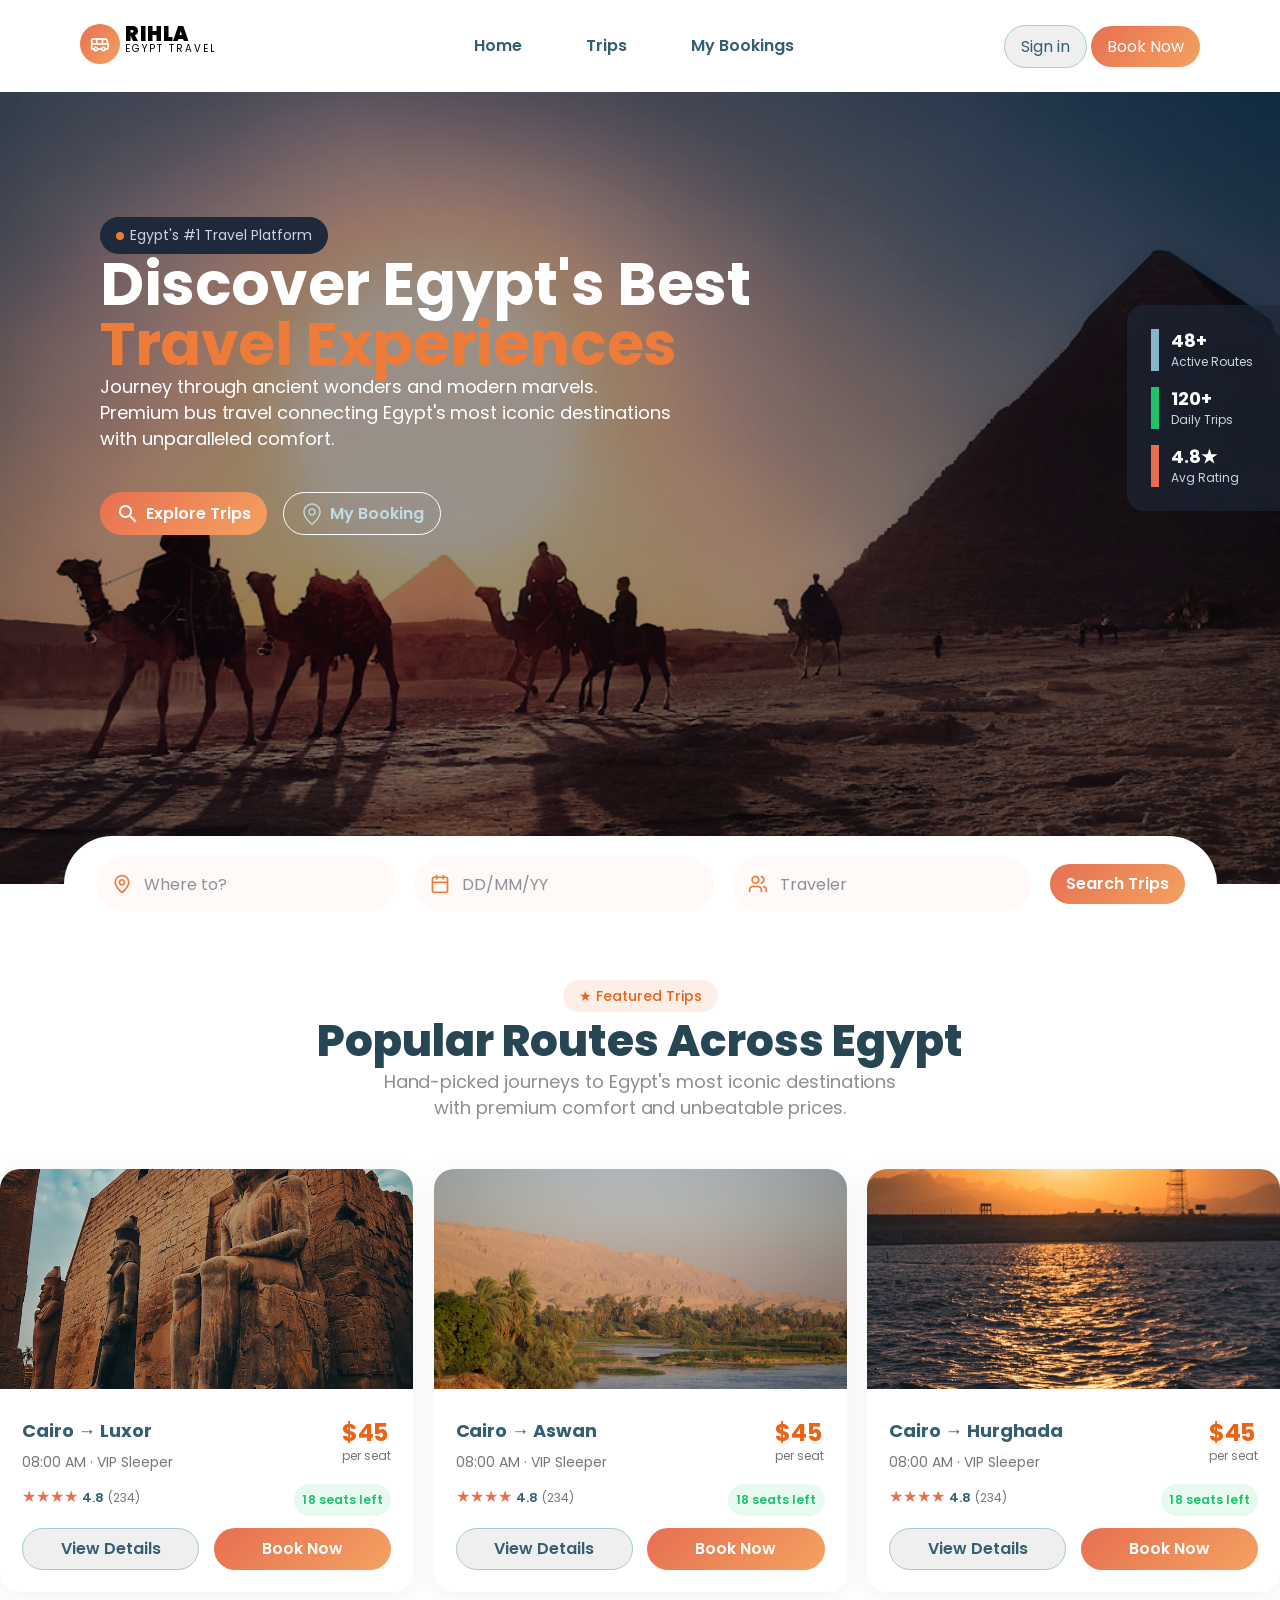
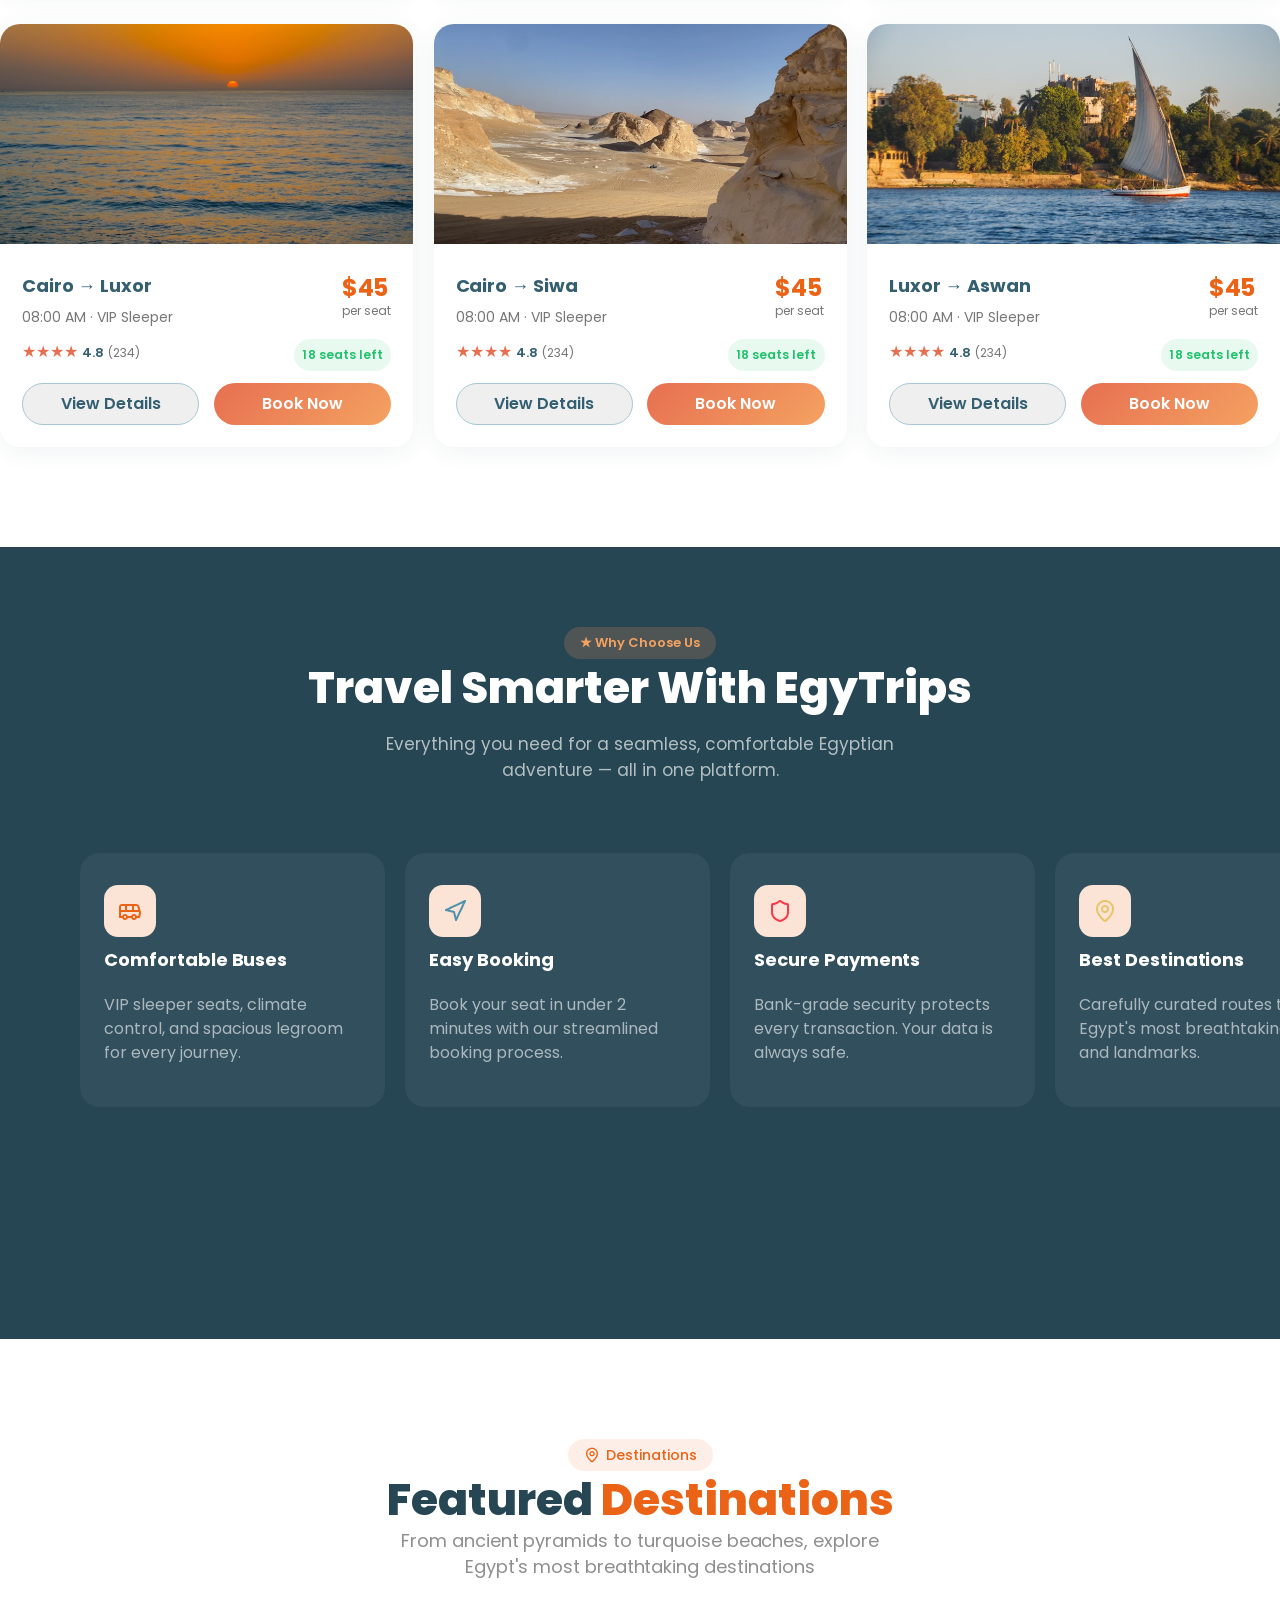
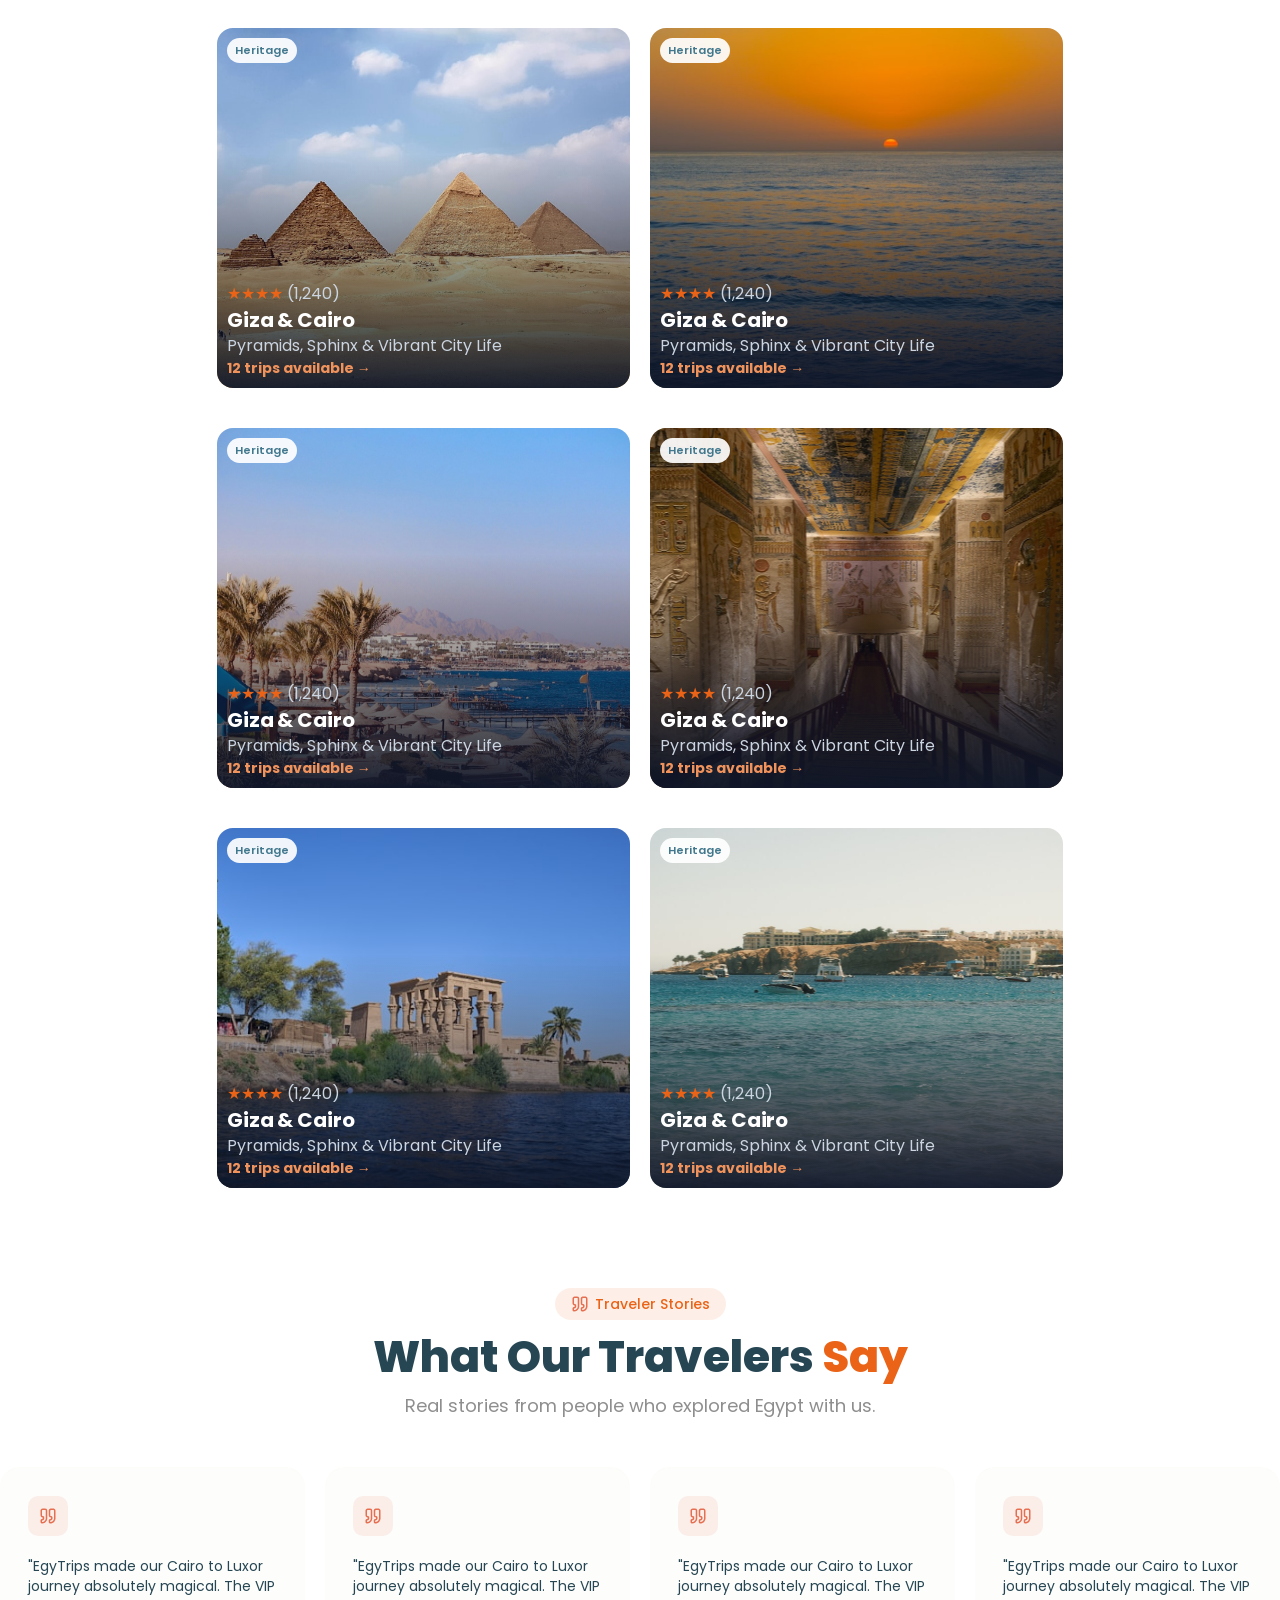
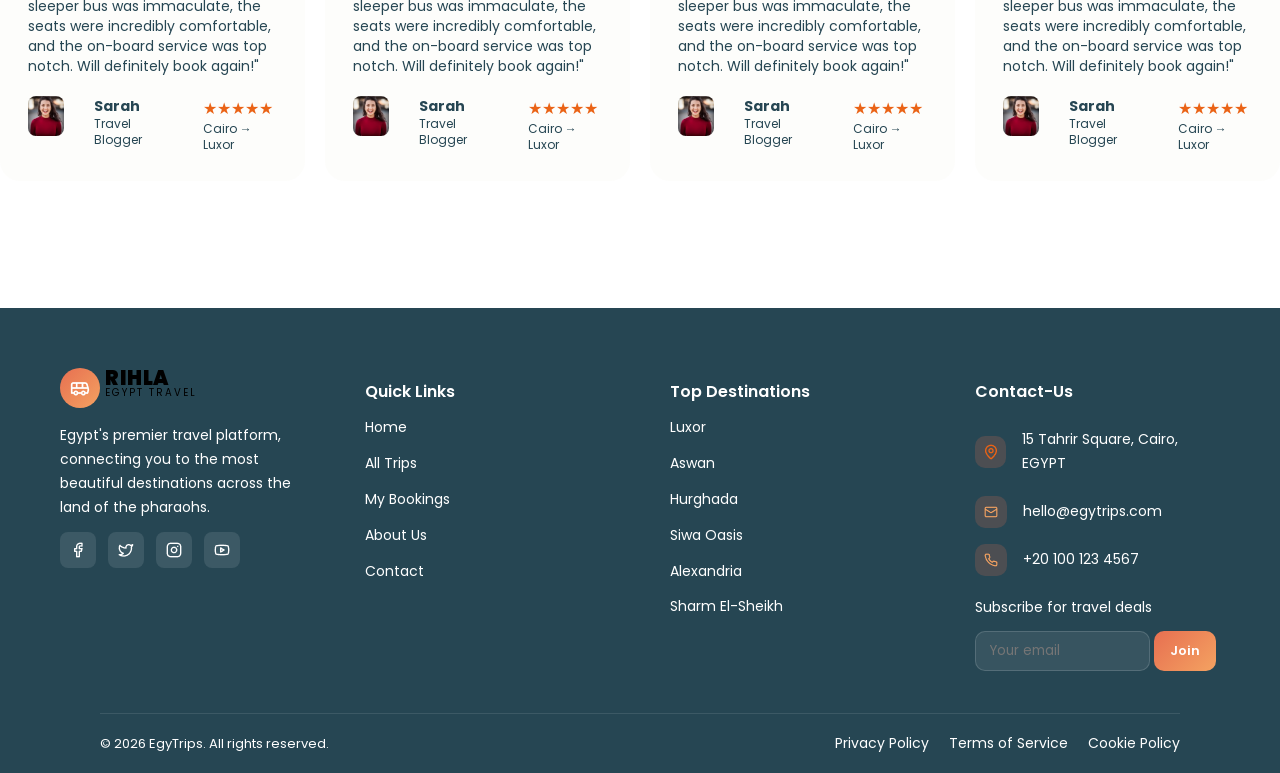
<file: index.html>
<!DOCTYPE html>
<html lang="en">

<head>
    <meta charset="UTF-8">
    <meta name="viewport" content="width=device-width, initial-scale=1.0">
    <title>semi-final</title>
    <link rel="stylesheet" href="style.css">
    <link rel="stylesheet" href="responsive.css">
    <link rel="preconnect" href="https://fonts.googleapis.com">
    <link rel="preconnect" href="https://fonts.gstatic.com" crossorigin>
    <link href="https://fonts.googleapis.com/css2?family=Poppins:ital,wght@0,100;0,200;0,300;0,400;0,500;0,600;0,700;0,800;0,900;1,100;1,200;1,300;1,400;1,500;1,600;1,700;1,800;1,900&display=swap" rel="stylesheet">
</head>

<body>

    <header class="header">

    <div class="logo">
        <div class="logo-icon orange"><img src="./photos/logo-Icon.png" alt="icon"></div>
        <div class="logo-content">
            <div class="upper">RIH<span>LA</span></div>
            <div class="lower">EGYPT TRAVEL</div>
        </div>
    </div>

    <nav>
        <ul>
            <li>Home</li>
            <li>Trips</li>
            <li>My Bookings</li>
        </ul>
    </nav>

    <div class="header-btns">
        <button class="sign">Sign in</button>
        <button class="orange">Book Now</button>
    </div>

    </header>

    <section>
        <div class="layer"></div>
        <div class="hero-img">
            <div class="hero-container">
                <div class="hero-content">

                    <div class="number1">
                        <div class="dot"></div>
                        <p>Egypt's #1 Travel Platform</p>
                    </div>

                    <div class="h2-div">
                        <h2 class="first-h2">Discover Egypt's Best </h2>
                        <h2 class="second-h2">Travel Experiences</h2>
                    </div>

                    <p class="hero-p">Journey through ancient wonders and modern marvels.<br>Premium bus travel connecting Egypt's most iconic destinations<br>with unparalleled comfort.</p>

                    <div class="hero-btns">
                        <button class="orange first"><img src="./photos/searsh.png">Explore Trips</button>
                        <button class="second"><img src="./photos/mybooking.png" alt="icon">My Booking</button>
                    </div>

                </div>
                
                <div class="aside">
                    <div class="foot-prints">

                        <div class="first">
                            <p class="foot-num">48+</p>
                            <p class="foot-p">Active Routes</p>
                        </div>

                        <div class="second">
                            <p class="foot-num">120+</p>
                            <p class="foot-p">Daily Trips</p>
                        </div>

                        <div class="third">
                            <p class="foot-num">4.8★</p>
                            <p class="foot-p">Avg Rating</p>
                        </div>

                    </div>
                </div>

            </div>
        </div>

    </section>

        <div class="middle-searsh">
                <div class="hero-search">
                <div class="filter"><img src="./photos/location.png" alt="icon">Where to?</div>
                <div class="filter"><img src="./photos/date.png" alt="icon">DD/MM/YY</div>
                <div class="filter"><img src="./photos/traveler.png" alt="icon">Traveler</div>
                <button class="searsh-btn orange"> Search Trips</button>
            </div>
        </div>


    <section class="routes-section">

        <div class="routes-content">
            <p class="featured">★ Featured Trips</p>
            <h2>Popular Routes Across Egypt</h2>
            <p class="journey">Hand-picked journeys to Egypt's most iconic destinations<br> with premium comfort and unbeatable prices.</p>
        </div>

        <div class="routes-container">

            <div class="routes-card">
                <figure><img src="./photos/luxor.jpg" alt="photo"></figure>
                <figcaption>

                    <div class="card-info">
                        <div class="card-name">
                            <p class="first">Cairo → Luxor</p>
                            <p class="second">08:00 AM · VIP Sleeper</p>
                        </div>
                        <div class="card-price">
                            <p class="first">$45</p>
                            <p class="second">per seat</p>
                        </div>
                    </div>

                    <div class="card-rate">
                        <div class="stars">
                            <span1>★★★★</span1>
                            <span2>4.8</span2>
                            <span3>(234)</span3>
                            </div>
                        <div class="seats">18 seats left</div>
                    </div>

                    <div class="card-buttons">
                        <button class="card-detail">View Details</button>
                        <button class="orange card-book">Book Now</button>
                    </div>

                </figcaption>
            </div>
            
            <div class="routes-card">
                <figure><img src="./photos/aswan.jpg" alt="photo"></figure>
                <figcaption>

                    <div class="card-info">
                        <div class="card-name">
                            <p class="first">Cairo → Aswan</p>
                            <p class="second">08:00 AM · VIP Sleeper</p>
                        </div>
                        <div class="card-price">
                            <p class="first">$45</p>
                            <p class="second">per seat</p>
                        </div>
                    </div>

                    <div class="card-rate">
                        <div class="stars">
                            <span1>★★★★</span1>
                            <span2>4.8</span2>
                            <span3>(234)</span3>
                            </div>
                        <div class="seats">18 seats left</div>
                    </div>

                    <div class="card-buttons">
                        <button class="card-detail">View Details</button>
                        <button class="orange card-book">Book Now</button>
                    </div>

                </figcaption>
            </div>

            <div class="routes-card">
                <figure><img src="./photos/hurghada.jpg" alt="photo"></figure>
                <figcaption>

                    <div class="card-info">
                        <div class="card-name">
                            <p class="first">Cairo → Hurghada</p>
                            <p class="second">08:00 AM · VIP Sleeper</p>
                        </div>
                        <div class="card-price">
                            <p class="first">$45</p>
                            <p class="second">per seat</p>
                        </div>
                    </div>

                    <div class="card-rate">
                        <div class="stars">
                            <span1>★★★★</span1>
                            <span2>4.8</span2>
                            <span3>(234)</span3>
                            </div>
                        <div class="seats">18 seats left</div>
                    </div>

                    <div class="card-buttons">
                        <button class="card-detail">View Details</button>
                        <button class="orange card-book">Book Now</button>
                    </div>

                </figcaption>
            </div>

            <div class="routes-card">
                <figure><img src="./photos/luxor2.jpg" alt="photo"></figure>
                <figcaption>

                    <div class="card-info">
                        <div class="card-name">
                            <p class="first">Cairo → Luxor</p>
                            <p class="second">08:00 AM · VIP Sleeper</p>
                        </div>
                        <div class="card-price">
                            <p class="first">$45</p>
                            <p class="second">per seat</p>
                        </div>
                    </div>

                    <div class="card-rate">
                        <div class="stars">
                            <span1>★★★★</span1>
                            <span2>4.8</span2>
                            <span3>(234)</span3>
                            </div>
                        <div class="seats">18 seats left</div>
                    </div>

                    <div class="card-buttons">
                        <button class="card-detail">View Details</button>
                        <button class="orange card-book">Book Now</button>
                    </div>

                </figcaption>
            </div>

            <div class="routes-card">
                <figure><img src="./photos/siwa.jpg" alt="photo"></figure>
                <figcaption>

                    <div class="card-info">
                        <div class="card-name">
                            <p class="first">Cairo → Siwa</p>
                            <p class="second">08:00 AM · VIP Sleeper</p>
                        </div>
                        <div class="card-price">
                            <p class="first">$45</p>
                            <p class="second">per seat</p>
                        </div>
                    </div>

                    <div class="card-rate">
                        <div class="stars">
                            <span1>★★★★</span1>
                            <span2>4.8</span2>
                            <span3>(234)</span3>
                            </div>
                        <div class="seats">18 seats left</div>
                    </div>

                    <div class="card-buttons">
                        <button class="card-detail">View Details</button>
                        <button class="orange card-book">Book Now</button>
                    </div>

                </figcaption>
            </div>

            <div class="routes-card">
                <figure><img src="./photos/luxor-aswan.jpg" alt="photo"></figure>
                <figcaption>

                    <div class="card-info">
                        <div class="card-name">
                            <p class="first">Luxor → Aswan</p>
                            <p class="second">08:00 AM · VIP Sleeper</p>
                        </div>
                        <div class="card-price">
                            <p class="first">$45</p>
                            <p class="second">per seat</p>
                        </div>
                    </div>

                    <div class="card-rate">
                        <div class="stars">
                            <span1>★★★★</span1>
                            <span2>4.8</span2>
                            <span3>(234)</span3>
                            </div>
                        <div class="seats">18 seats left</div>
                    </div>

                    <div class="card-buttons">
                        <button class="card-detail">View Details</button>
                        <button class="orange card-book">Book Now</button>
                    </div>

                </figcaption>
            </div>

        </div>

    </section>

    <section class="pros-section">
        <div class="pros-layer"></div>
        <div class="pros-content">
            <div class="why-choose-us">
                <p class="why">★  Why Choose Us</p>
                <h2 class="whyy">Travel Smarter With EgyTrips</h2>
                <p class="whyyy">Everything you need for a seamless, comfortable Egyptian<br> adventure — all in one platform.</p>
                <div class="pros-container">
                    <div class="pros-card">
                        <div class="pros-card-icon"><img src="./photos/cfbu.png" alt="photo"></div>
                        <div class="pros-card-name">Comfortable Buses</div>
                        <div class="pros-card-p">VIP sleeper seats, climate control, and spacious legroom for every journey.</div>
                    </div>
                    <div class="pros-card">
                        <div class="pros-card-icon"><img src="./photos/ezbook.png" alt="photo"></div>
                        <div class="pros-card-name">Easy Booking</div>
                        <div class="pros-card-p">Book your seat in under 2 minutes with our streamlined booking process.</div>
                    </div>
                    <div class="pros-card">
                        <div class="pros-card-icon"><img src="./photos/secure.png" alt="photo"></div>
                        <div class="pros-card-name">Secure Payments</div>
                        <div class="pros-card-p">Bank-grade security protects every transaction. Your data is always safe.</div>
                    </div>
                    <div class="pros-card">
                        <div class="pros-card-icon"><img src="./photos/destination.png" alt="photo"></div>
                        <div class="pros-card-name">Best Destinations</div>
                        <div class="pros-card-p">Carefully curated routes to Egypt's most breathtaking cities and landmarks.</div>
                    </div>
                </div>
            </div>
        </div>
    </section>

    <section class="destinations-section">
        <div class="destinations-content">
            <p class="des-p"><img src="./photos/location2.png" alt="icon">Destinations</p>
            <h2 class="des-h2">Featured <span>Destinations</span> </h2>
            <p class="des-p2">From ancient pyramids to turquoise beaches, explore<br> Egypt's most breathtaking destinations</p>
        </div>

        <div class="des-container">

            <div class="des-card des1">
                <div class="des-card-layer"></div>
                <div class="heritage"><p>Heritage</p></div>
                <div class="des-card-info">
                    <div class="des-card-rate"><span>★★★★</span>  (1,240)</div>
                    <div class="des-card-name">Giza & Cairo</div>
                    <div class="des-card-p">Pyramids, Sphinx & Vibrant City Life</div>
                    <div class="des-card-p2">12 trips available →</div>
                </div>
            </div>
            

            <div class="des-card des2">
                <div class="des-card-layer"></div>
                <div class="heritage"><p>Heritage</p></div>
                <div class="des-card-info">
                    <div class="des-card-rate"><span>★★★★</span>  (1,240)</div>
                    <div class="des-card-name">Giza & Cairo</div>
                    <div class="des-card-p">Pyramids, Sphinx & Vibrant City Life</div>
                    <div class="des-card-p2">12 trips available →</div>
                </div>
            </div>

            <div class="des-card des3">
                <div class="des-card-layer"></div>
                <div class="heritage"><p>Heritage</p></div>
                <div class="des-card-info">
                    <div class="des-card-rate"><span>★★★★</span>  (1,240)</div>
                    <div class="des-card-name">Giza & Cairo</div>
                    <div class="des-card-p">Pyramids, Sphinx & Vibrant City Life</div>
                    <div class="des-card-p2">12 trips available →</div>
                </div>
            </div>

            <div class="des-card des4">
                <div class="des-card-layer"></div>
                <div class="heritage"><p>Heritage</p></div>
                <div class="des-card-info">
                    <div class="des-card-rate"><span>★★★★</span>  (1,240)</div>
                    <div class="des-card-name">Giza & Cairo</div>
                    <div class="des-card-p">Pyramids, Sphinx & Vibrant City Life</div>
                    <div class="des-card-p2">12 trips available →</div>
                </div>
            </div>

            <div class="des-card des5">
                <div class="des-card-layer"></div>
                <div class="heritage"><p>Heritage</p></div>
                <div class="des-card-info">
                    <div class="des-card-rate"><span>★★★★</span>  (1,240)</div>
                    <div class="des-card-name">Giza & Cairo</div>
                    <div class="des-card-p">Pyramids, Sphinx & Vibrant City Life</div>
                    <div class="des-card-p2">12 trips available →</div>
                </div>
            </div>

            <div class="des-card des6">
                <div class="des-card-layer"></div>
                <div class="heritage"><p>Heritage</p></div>
                <div class="des-card-info">
                    <div class="des-card-rate"><span>★★★★</span>  (1,240)</div>
                    <div class="des-card-name">Giza & Cairo</div>
                    <div class="des-card-p">Pyramids, Sphinx & Vibrant City Life</div>
                    <div class="des-card-p2">12 trips available →</div>
                </div>
            </div>

        </div>
    </section>

    <section class="feedback-section">

        <div class="feedback-content">
            <p class="feedback-p"><img src="./photos/quote.png">Traveler Stories</p>
            <h2>What Our Travelers <span>Say</span></h2>
            <p class="feedback-p2">Real stories from people who explored Egypt with us.</p>
        </div>

        <div class="feedback-container">

            <div class="feedback-card">
                <div class="card-icon"><img src="./photos/quote.png" alt="icon"></div>
                <div class="card-p">"EgyTrips made our Cairo to Luxor journey absolutely magical. The VIP sleeper bus was immaculate, the seats were incredibly comfortable, and the on-board service was top notch. Will definitely book again!"</div>
                <div class="card-person">
                    <div class="person-photo"><img src="./photos/sarah.png"></div>
                    <div class="person-name">
                        <p>Sarah</p>
                        <p class="p2">Travel Blogger</p>
                    </div>
                    <div class="person-rate">
                        <p>★★★★★</p>
                        <p class="p2">Cairo → Luxor</p>
                    </div>
                </div>
            </div>
            
            <div class="feedback-card">
                <div class="card-icon"><img src="./photos/quote.png" alt="icon"></div>
                <div class="card-p">"EgyTrips made our Cairo to Luxor journey absolutely magical. The VIP sleeper bus was immaculate, the seats were incredibly comfortable, and the on-board service was top notch. Will definitely book again!"</div>
                <div class="card-person">
                    <div class="person-photo"><img src="./photos/sarah.png"></div>
                    <div class="person-name">
                        <p>Sarah</p>
                        <p class="p2">Travel Blogger</p>
                    </div>
                    <div class="person-rate">
                        <p>★★★★★</p>
                        <p class="p2">Cairo → Luxor</p>
                    </div>
                </div>
            </div>

            <div class="feedback-card">
                <div class="card-icon"><img src="./photos/quote.png" alt="icon"></div>
                <div class="card-p">"EgyTrips made our Cairo to Luxor journey absolutely magical. The VIP sleeper bus was immaculate, the seats were incredibly comfortable, and the on-board service was top notch. Will definitely book again!"</div>
                <div class="card-person">
                    <div class="person-photo"><img src="./photos/sarah.png"></div>
                    <div class="person-name">
                        <p>Sarah</p>
                        <p class="p2">Travel Blogger</p>
                    </div>
                    <div class="person-rate">
                        <p>★★★★★</p>
                        <p class="p2">Cairo → Luxor</p>
                    </div>
                </div>
            </div>

            <div class="feedback-card">
                <div class="card-icon"><img src="./photos/quote.png" alt="icon"></div>
                <div class="card-p">"EgyTrips made our Cairo to Luxor journey absolutely magical. The VIP sleeper bus was immaculate, the seats were incredibly comfortable, and the on-board service was top notch. Will definitely book again!"</div>
                <div class="card-person">
                    <div class="person-photo"><img src="./photos/sarah.png"></div>
                    <div class="person-name">
                        <p>Sarah</p>
                        <p class="p2">Travel Blogger</p>
                    </div>
                    <div class="person-rate">
                        <p>★★★★★</p>
                        <p class="p2">Cairo → Luxor</p>
                    </div>
                </div>
            </div>

        </div>

    </section>

    <footer>
        <div class="footer-container">

            <div class="card">
                <div>
                    <div class="logo">
                        <div class="logo-icon orange"><img src="./photos/logo-Icon.png" alt="icon"></div>
                        <div class="logo-content">
                            <div class="upper">RIH<span>LA</span></div>
                            <div class="lower">EGYPT TRAVEL</div>
                        </div>
                    </div>
                </div>
                <p>Egypt's premier travel platform, connecting you to the most beautiful destinations across the land of the pharaohs.</p>
                <div class="social">
                    <div class="social-icon">
                        <img src="./photos/facebook.png" alt="icon">
                    </div>
                    <div class="social-icon">
                        <img src="./photos/twitter.png" alt="icon">
                    </div>
                    <div class="social-icon"><img src="./photos/insta.png" alt="icon"></div>
                    <div class="social-icon"><img src="./photos/youtube.png" alt="icon"></div>
                </div>
            
            </div>

            <div class="card">
                <p class="topic">Quick Links</p>
                <p>Home</p>
                <p>All Trips</p>
                <p>My Bookings</p>
                <p>About Us</p>
                <p>Contact</p>
            </div>

            <div class="card">
                <p class="topic">Top Destinations</p>
                <p>Luxor</p>
                <p>Aswan</p>
                <p>Hurghada</p>
                <p>Siwa Oasis</p>
                <p>Alexandria</p>
                <p>Sharm El-Sheikh</p>
            </div>

            <div class="card">
                <p class="topic">Contact-Us</p>
                <div class="card-sentence">
                    <div class="card-icon"><img src="./photos/location2.png" alt="icon"></div>
                    <p>15 Tahrir Square, Cairo, EGYPT</p>
                </div>
                <div class="card-sentence">
                    <div class="card-icon"><img src="./photos/email.png" alt="icon"></div>
                    <p>hello@egytrips.com</p>
                </div>
                <div class="card-sentence">
                    <div class="card-icon"><img src="./photos/phone.png"></div>
                    <p>+20 100 123 4567</p>
                </div>
                <p>Subscribe for travel deals</p>
                <input type="text" placeholder="Your email">
                <button class="orange">Join</button>
            </div>

        </div>

        <div class="end">

            <div class="end-left">© 2026 EgyTrips. All rights reserved.</div>

            <div class="end-right">
                <p>Privacy Policy</p>
                <p>Terms of Service</p>
                <p>Cookie Policy</p>
            </div>
        </div>
    </footer>
    
</body>

</html>
</file>
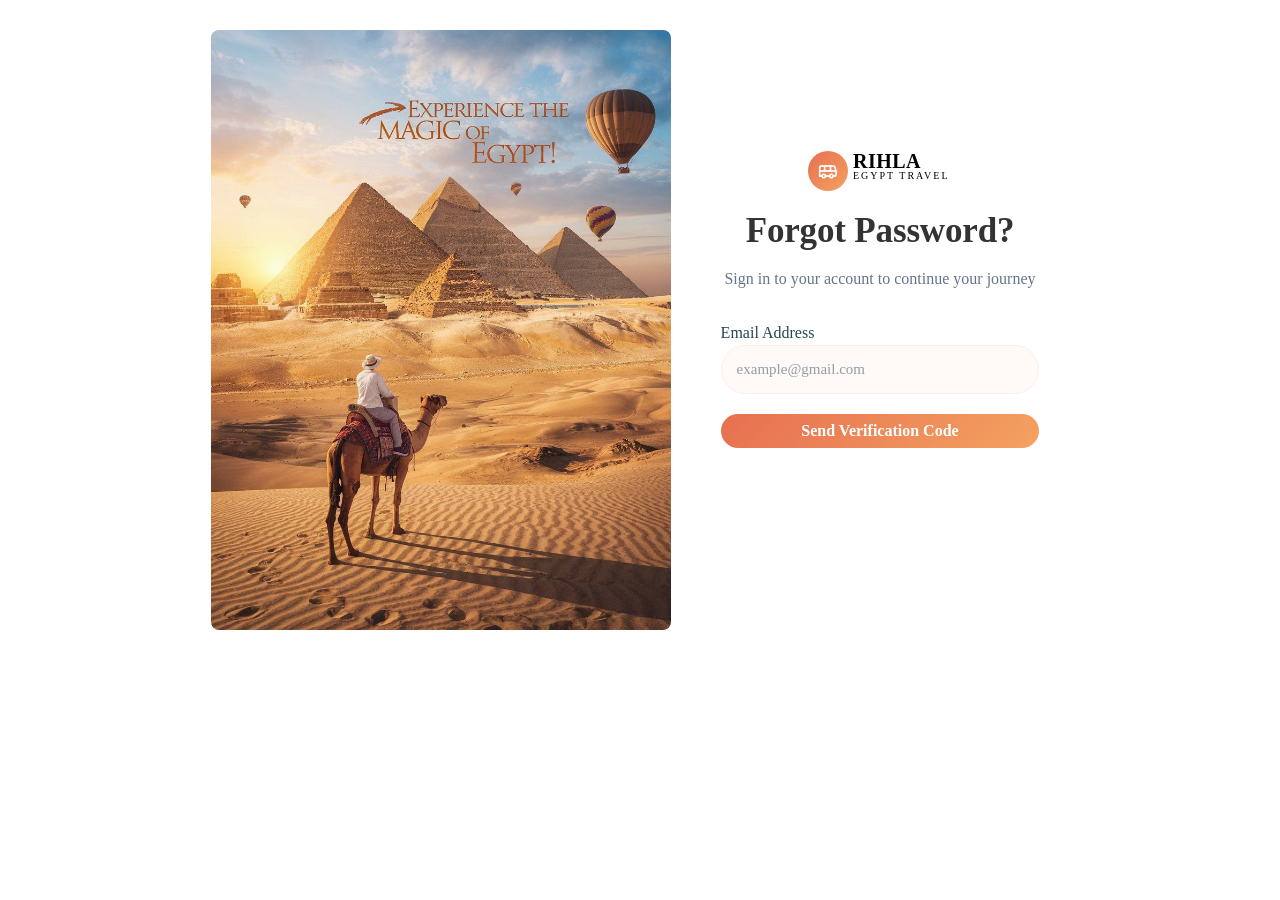
<file: forgotpassword.html>
<!DOCTYPE html>
<html lang="en">
<head>
    <meta charset="UTF-8">
    <meta name="viewport" content="width=device-width, initial-scale=1.0">
    <title>forgot password</title>
    <link rel="stylesheet" href="auth.css">
</head>
<body>

    <div class="container">

        <div class="image"><img src="./photos/magic.png"></div>

        <div class="content">

            <div class="topic">

                <div class="logo">
                    <div class="logo-icon orange"><img src="./photos/logo-Icon.png" alt="icon"></div>
                    <div class="logo-content">
                        <div class="upper">RIH<span>LA</span></div>
                        <div class="lower">EGYPT TRAVEL</div>
                    </div>
                </div>

                <h2>Forgot Password?</h2>
                <p>Sign in to your account to continue your journey</p>

            </div>  

            <div class="login">

                <div class="input-group">
                    <label for="email">Email Address</label>
                    <input type="email" id="email" placeholder="example@gmail.com">
                </div>

                <button class="login-btn">Send Verification Code</button>

            </div>

        </div>
    </div>
    
</body>
</html>
</file>
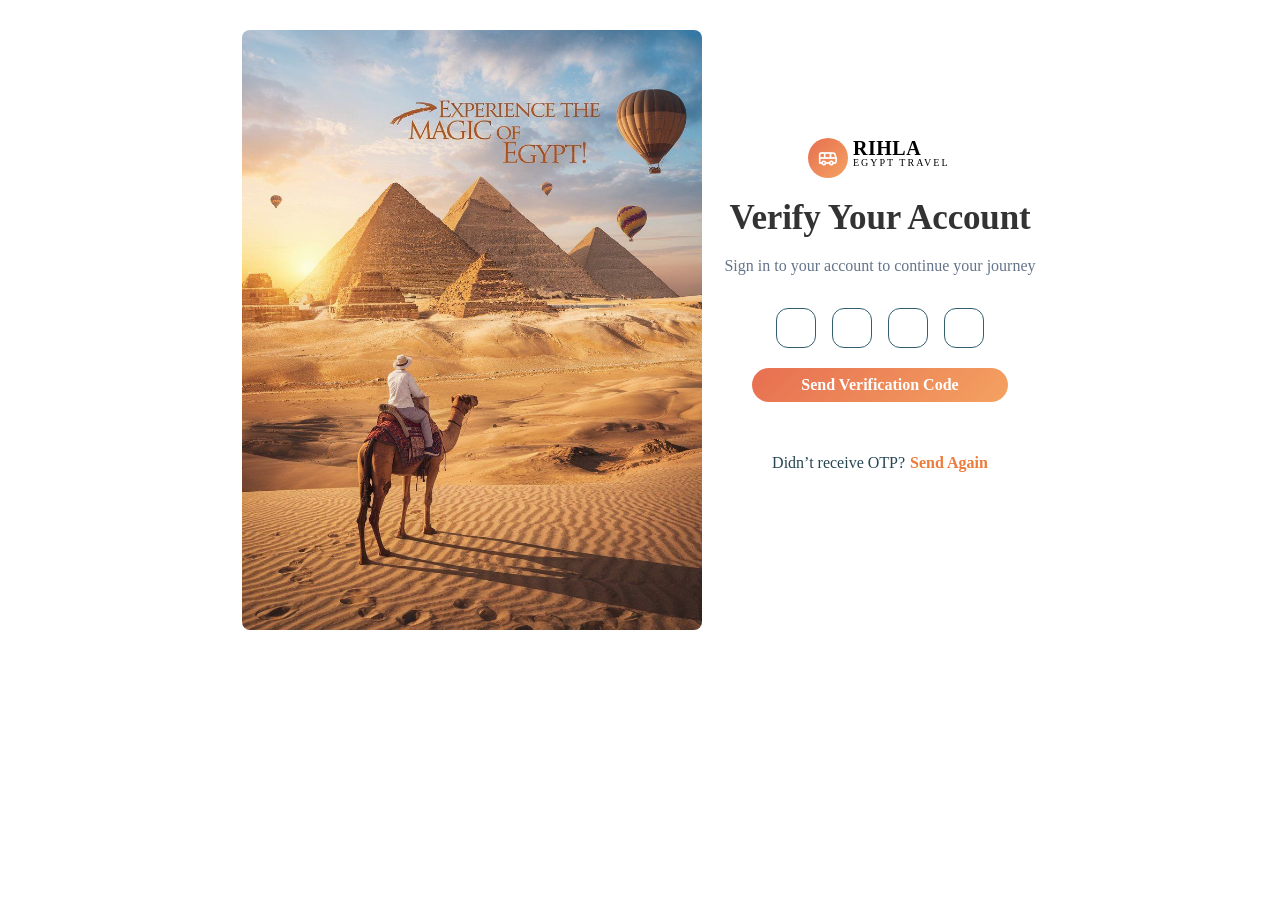
<file: forgotpassword2.html>
<!DOCTYPE html>
<html lang="en">
<head>
    <meta charset="UTF-8">
    <meta name="viewport" content="width=device-width, initial-scale=1.0">
    <title>forgot password2</title>
    <link rel="stylesheet" href="auth.css">
</head>
<body>

    <div class="container">

        <div class="image"><img src="./photos/magic.png"></div>

        <div class="content">

            <div class="topic">

                <div class="logo">
                    <div class="logo-icon orange"><img src="./photos/logo-Icon.png" alt="icon"></div>
                    <div class="logo-content">
                        <div class="upper">RIH<span>LA</span></div>
                        <div class="lower">EGYPT TRAVEL</div>
                    </div>
                </div>

                <h2>Verify Your Account</h2>
                <p>Sign in to your account to continue your journey</p>

            </div>  

            <div class="login">

                <div class="OTP-container">
                    <div class="otp"></div>
                    <div class="otp"></div>
                    <div class="otp"></div>
                    <div class="otp"></div>
                 </div>

                 <button class="login-btn">Send Verification Code</button>

                <div class="other">
                    <p class="other1">Didn’t receive OTP?</p>
                    <p class="other2">Send Again</p>
                </div>

            </div>

        </div>
    </div>
    
</body>
</html>
</file>
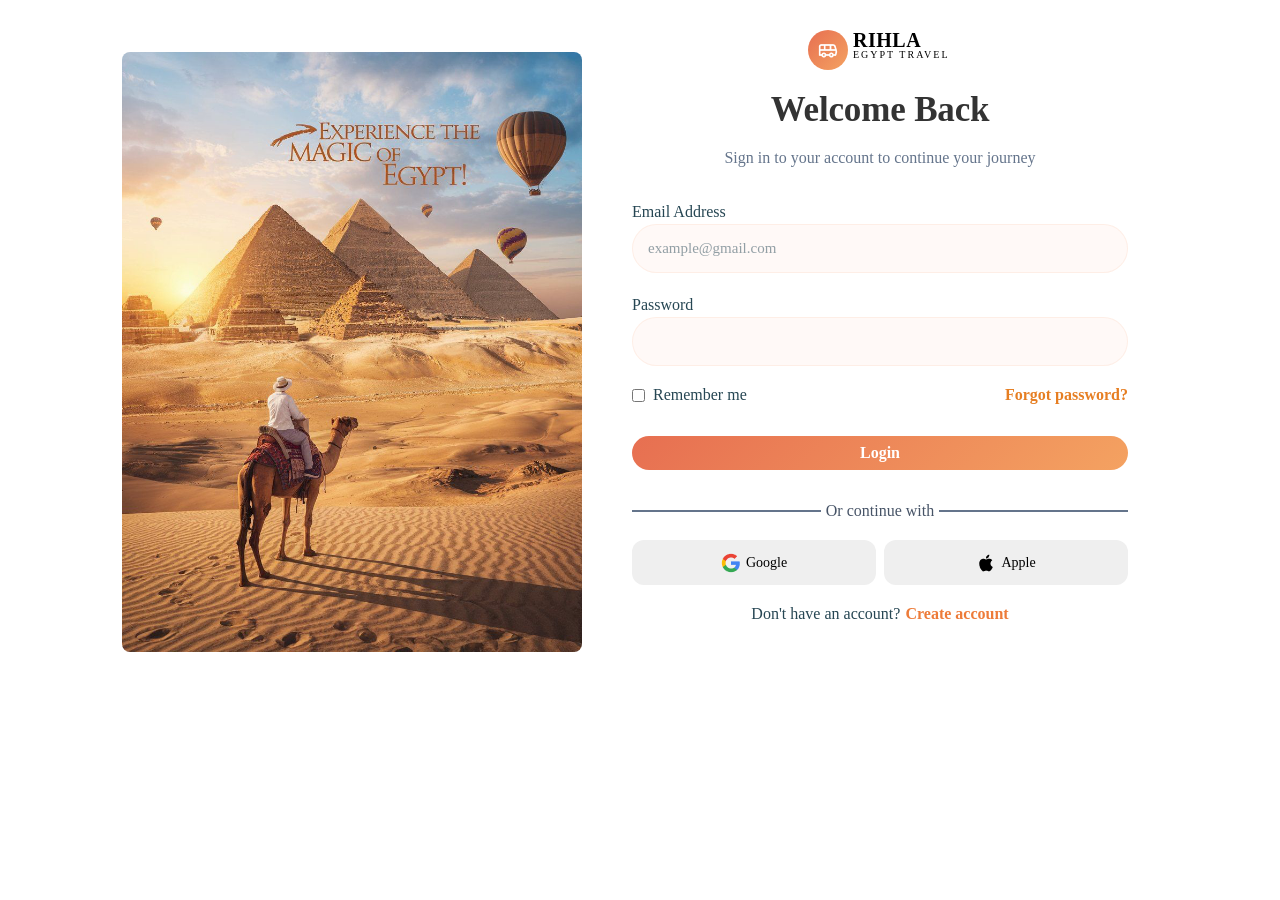
<file: login.html>
<!DOCTYPE html>
<html lang="en">
<head>
    <meta charset="UTF-8">
    <meta name="viewport" content="width=device-width, initial-scale=1.0">
    <title>login</title>
    <link rel="stylesheet" href="auth.css">
</head>
<body>

    <div class="container">

        <div class="image"><img src="./photos/magic.png"></div>

        <div class="content">

            <div class="topic">

                <div class="logo">
                    <div class="logo-icon orange"><img src="./photos/logo-Icon.png" alt="icon"></div>
                    <div class="logo-content">
                        <div class="upper">RIH<span>LA</span></div>
                        <div class="lower">EGYPT TRAVEL</div>
                    </div>
                </div>

                <h2>Welcome Back</h2>

                <p>Sign in to your account to continue your journey</p>

            </div>  

            <div class="login">
                <div class="input-group">
                    <label for="email">Email Address</label>
                    <input type="email" id="email" placeholder="example@gmail.com">
                </div>

                <div class="input-group">
                    <label for="password">Password</label>
                    <div class="input-wrapper">
                        <input type="password" id="password">
                    </div>
                </div>

                <div class="options-row">
                    <label class="remember-me">
                        <input type="checkbox"> Remember me
                    </label>
                    <a href="" class="forgot-password">Forgot password?</a>
                </div>

                <button class="login-btn">Login</button>

                <div class="divider">
                    <span>Or continue with</span>
                </div>
            
                <div class="btns">
                    <button><img src="./photos/google.png" alt="icon">Google</button>
                    <button><img src="./photos/apple.png">Apple</button>
                </div>

                <div class="other">
                    <p class="other1">Don't have an account? </p>
                    <p class="other2">Create account</p>
                </div>

            </div>

        </div>
    </div>
    
</body>
</html>
</file>
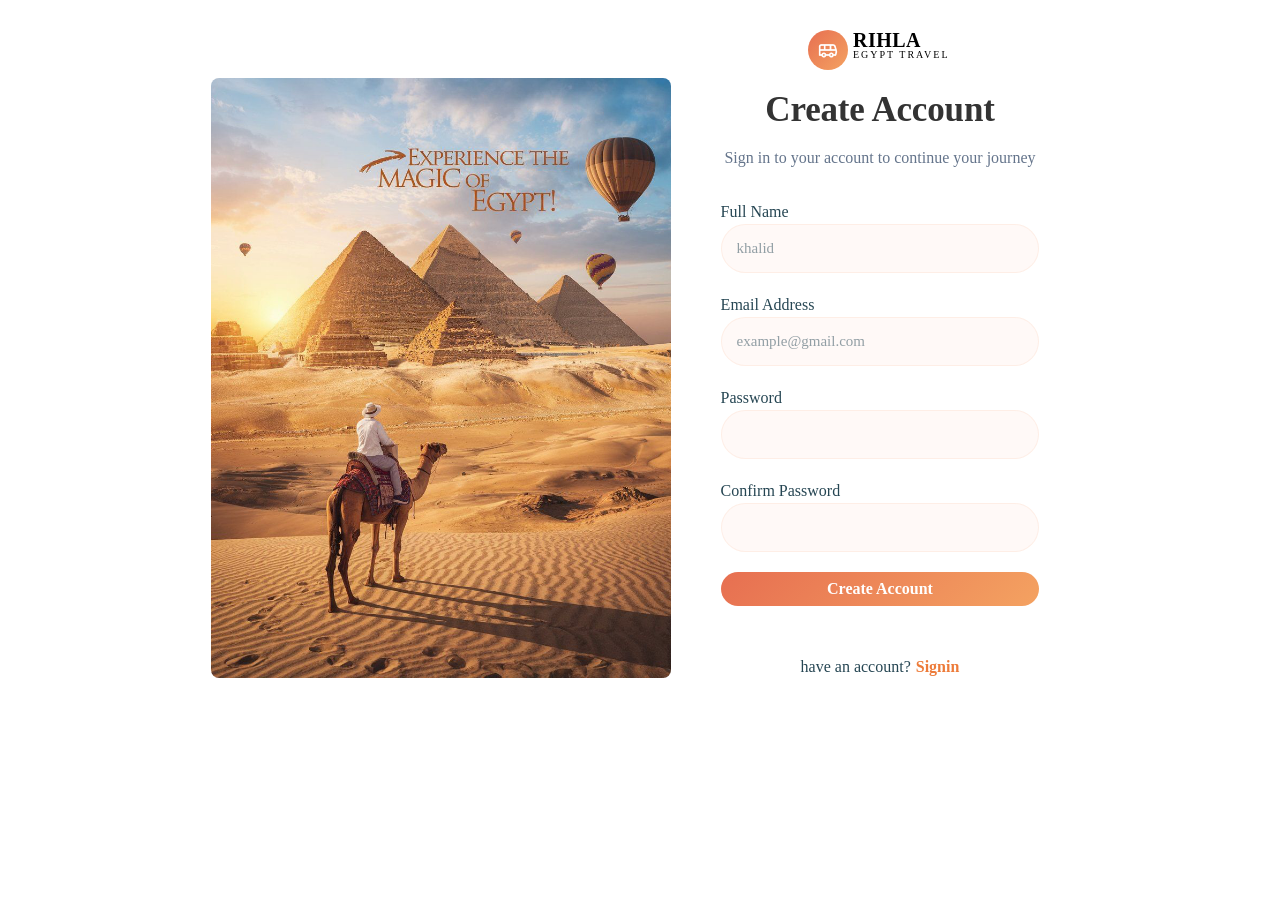
<file: signup.html>
<!DOCTYPE html>
<html lang="en">
<head>
    <meta charset="UTF-8">
    <meta name="viewport" content="width=device-width, initial-scale=1.0">
    <title>signup</title>
    <link rel="stylesheet" href="auth.css">
</head>
<body>

    <div class="container">

        <div class="image"><img src="./photos/magic.png"></div>

        <div class="content">

            <div class="topic">

                <div class="logo">
                    <div class="logo-icon orange"><img src="./photos/logo-Icon.png" alt="icon"></div>
                    <div class="logo-content">
                        <div class="upper">RIH<span>LA</span></div>
                        <div class="lower">EGYPT TRAVEL</div>
                    </div>
                </div>

                <h2>Create Account</h2>
                <p>Sign in to your account to continue your journey</p>
                

            </div>  

            <div class="login">

                <div class="input-group">
                    <label for="name">Full Name</label>
                    <input type="text" id="name" placeholder="khalid">
                </div>
                
                <div class="input-group">
                    <label for="email">Email Address</label>
                    <input type="email" id="email" placeholder="example@gmail.com">
                </div>

                <div class="input-group">
                    <label for="password">Password</label>
                    <div class="input-wrapper">
                        <input type="password" id="password">
                    </div>
                </div>

                <div class="input-group">
                    <label for="confirm-password">Confirm Password</label>
                    <div class="input-wrapper">
                        <input type="password" id="confirm-password">
                    </div>
                </div>

                <button class="login-btn">Create Account</button>

                <div class="other">
                    <p class="other1">have an account? </p>
                    <p class="other2">Signin</p>
                </div>


            </div>

        </div>
    </div>
    
</body>
</html>
</file>
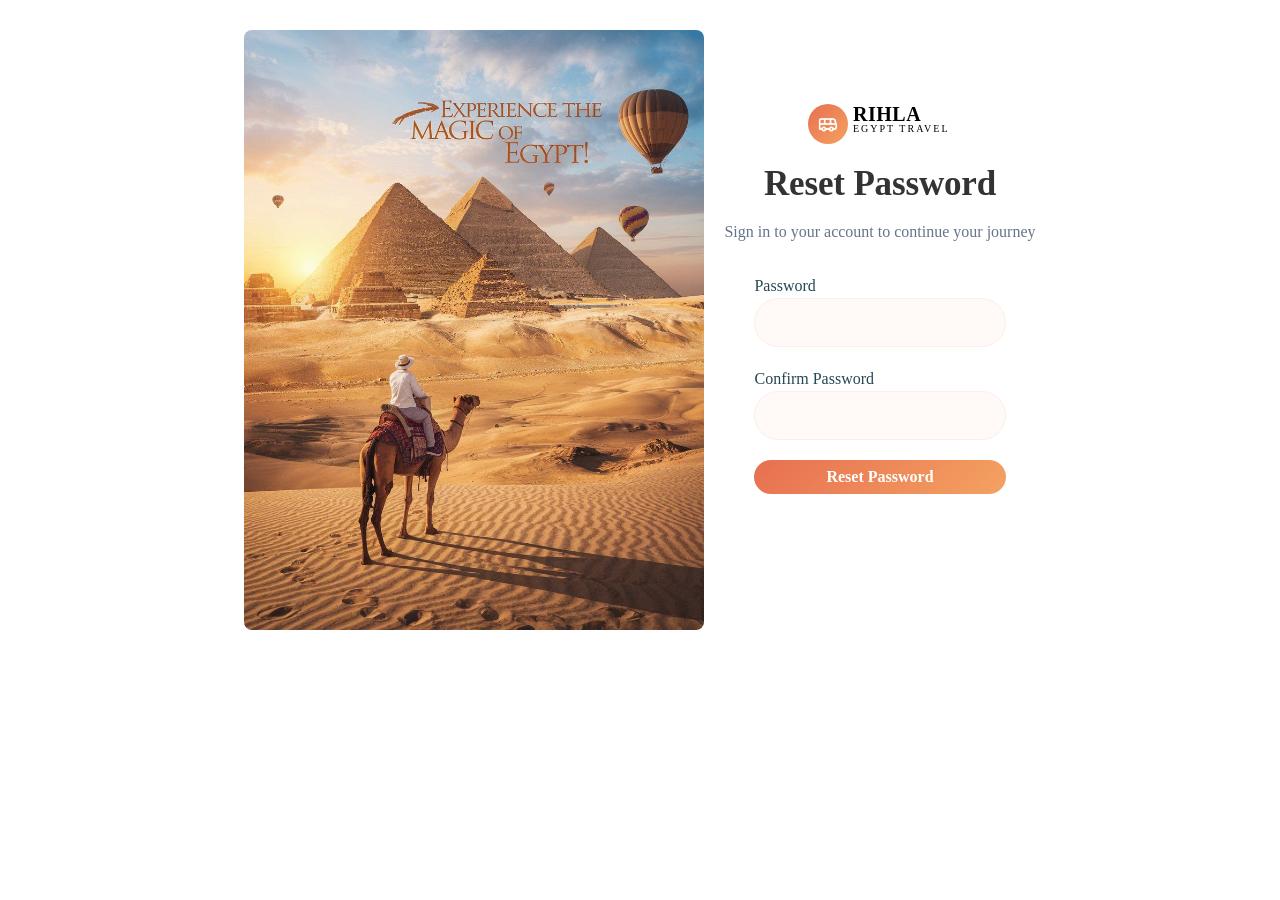
<file: signup2.html>
<!DOCTYPE html>
<html lang="en">
<head>
    <meta charset="UTF-8">
    <meta name="viewport" content="width=device-width, initial-scale=1.0">
    <title>signup2</title>
    <link rel="stylesheet" href="auth.css">
</head>
<body>

    <div class="container">

        <div class="image"><img src="./photos/magic.png"></div>

        <div class="content">

            <div class="topic">

                <div class="logo">
                    <div class="logo-icon orange"><img src="./photos/logo-Icon.png" alt="icon"></div>
                    <div class="logo-content">
                        <div class="upper">RIH<span>LA</span></div>
                        <div class="lower">EGYPT TRAVEL</div>
                    </div>
                </div>

                <h2>Reset Password</h2>
                <p>Sign in to your account to continue your journey</p>

            </div>  

            <div class="login">

                <div class="input-group">
                    <label for="password">Password</label>
                    <div class="input-wrapper">
                        <input type="password" id="password">
                    </div>
                </div>

                <div class="input-group">
                    <label for="confirm-password">Confirm Password</label>
                    <div class="input-wrapper">
                        <input type="password" id="confirm-password">
                    </div>
                </div>

                <button class="login-btn">Reset Password</button>

            </div>

        </div>
    </div>
    
</body>
</html>
</file>
<file: style.css>
*{
    box-sizing: border-box;
    margin: 0;
    font-family: Poppins;
}

:root{
    --orange-: linear-gradient(135deg, #e76f51 0%, #f4a261 100%);
}

.orange{
    background: var(--orange-);
    border: none;
    color: #FFFFFF;
    border-radius: 999px;
}

.header{
    padding: 24px 80px;
    display: flex;
    justify-content: space-between;
    align-items: center;
}

.logo{
    width: 144px;
    height: 44px;
    display: flex;
    gap: 5px;
}

.logo-icon{
    width: 40px;
    height: 40px;
    border-radius: 50%;
    display: flex;
    align-items: center;
    justify-content: center;
}

.logo-content{
    display: flex;
    flex-direction: column;
}

.upper{
    font-weight: 900;
    color: Black;
    font-size: 20px;
    line-height: 20px;
    letter-spacing: 0.5px;
}

.upper span{
    font-weight: 900;
    color: var(--orange-);
    font-size: 20px;
    line-height: 20px;
    letter-spacing: 0.5px;
}

.lower{
    font-weight: 400;
    font-style: Regular;
    font-size: 10px;
    line-height: 10px;
    letter-spacing: 2px;
}

nav ul{
    display: flex;
    gap: 32px;
    list-style: none;
}

nav ul li{
    height: 40px;
    padding: 8px 16px;
    font-weight: 600;
    font-size: 16px;
    line-height: 24px;
    letter-spacing: 0px;
    border-radius: 999px;
    color: #345F71;
    cursor: pointer;
}

li:hover{
    color: #ED7B39;
    background-color: #F0925C33;
}

.header-buttons{
    display: flex;
    gap: 16px;
    align-items: center;
    justify-content: center;
}

.header-btns>button{
    padding: 8px 16px;
    font-size: 16px;
}

.sign{
    border: 1px solid #A6C8D6;
    border-radius: 999px;
    color: #345F71;
}

section{
    position: relative;
}

.hero-img{
    background-image: url(./photos/hero.jpg);
    background-size: cover;
    height: 792px;
    padding: 125px 100px;
}

.layer{
    width: 100%;
    height: 100%;
    position: absolute;
    background: rgba(0, 0, 0, 0.4);
}

.hero-container{
    position: relative;
    display: flex;
    width: 1235px;
    height: 381px;
}

.hero-content{
    display: flex;
    flex-direction: column;
    width: 768px;
}

.number1{
    padding: 8px 16px;
    width: fit-content;
    background-color: #1E293B;
    color: #CBD5E1;
    display: flex;
    align-items: center;
    justify-content: center;
    gap: 6px;
    border-radius: 999px;
}

.number1>p{
    font-size: 14px;
    font-weight: 400;
}

.dot{
    width: 8px;
    height: 8px;
    background-color: #ED7B39;
    border-radius: 50%;
}

.first-h2{
    font-weight: 700;
    font-style: Bold;
    font-size: 60px;
    line-height: 60px;
    letter-spacing: -0.4px;
    color: #FFFFFF;
}

.second-h2{
    font-weight: 700;
    font-style: Bold;
    font-size: 60px;
    line-height: 60px;
    letter-spacing: -0.4px;
    color: #ED7B39;
}

.hero-p{
    font-weight: 400;
    font-size: 18px;
    line-height: 26px;
    letter-spacing: -0.04px;
    color: #FFFFFF;
}

.hero-btns{
    display: flex;
    gap: 16px;
    padding-top: 40px;
}

.hero-btns>.first{
    padding: 8px 16px;
    font-size: 16px;
    font-weight: 600;
    display: flex;
    align-items: center;
    gap: 6px;
}

.hero-btns>.second{
    padding: 8px 16px;
    font-size: 16px;
    font-weight: 600;
    border-radius: 999px;
    border: 1px solid #FFFFFF;
    background: none;
    color: #C4DBE4;
    display: flex;
    align-items: center;
    gap: 6px;
}

.aside{
    width: calc(1235px - 768px);
    display: flex;
    align-items: center;
    justify-content: end;
}

.foot-prints{
    width: 208px;
    height: fit-content;
    display: flex;
    flex-direction: column;
    gap: 16px;
    padding: 24px;
    border-radius: 16px;
    background-color: #1E293B99;
}

.foot-num{
    font-size: 18px;
    font-weight: 700;
    line-height: 24px;
    color: #FFFFFF;
}

.foot-p{
    font-size: 12px;
    font-weight: 400;
    line-height: 18px;
    color: #CBD5E1;
}

.foot-prints>.first{
    border-left: 8px solid #88B6C9;
    padding-left: 12px;
}

.foot-prints>.second{
    border-left: 8px solid #1FC16B;
    padding-left: 12px;
}

.foot-prints>.third{
    border-left: 8px solid #E76F51;
    padding-left: 12px;
}

.middle-searsh{
    display: flex;
    justify-content: center;
}

.hero-search{
    height: 96px;
    width: fit-content;
    display: flex;
    align-items: center;
    justify-content: center;
    gap: 18px;
    padding: 16px 32px;
    border-radius: 999px;
    transform: translateY(-48px);
    background-color: #FFFFFF;
}

.filter{
    font-size: 16px;
    font-weight: 400;
    color: #1E293980;
    width: 300px;
    height: 56px;
    padding: 12px 16px;
    border-radius: 999px;
    background-color: #F0925C0D;
    display: flex;
    align-items: center;
    gap: 12px;
}

.searsh-btn{
    font-size: 16px;
    font-weight: 600;
    line-height: 24px;
    padding: 8px 16px;
}

.routes-section{
    width: 1280px;
    margin-left: auto;
    margin-right: auto;
    margin-bottom: 100px;
}

.routes-content{
    display: flex;
    flex-direction: column;
    justify-content: center;
    align-items: center;
}

.featured{
    font-size: 14px;
    font-weight: 500;
    line-height: 20px;
    padding: 6px 16px;
    color: #EA6316;
    background-color: #F0925C26;
    border-radius: 999px;
}

.routes-content>h2{
    font-weight: 800;
    font-size: 44px;
    line-height: 57px;
    letter-spacing: 0px;
    color: #264653;
}

.journey{
    font-weight: 400;
    font-size: 18px;
    line-height: 26px;
    letter-spacing: -0.04px;
    color: #8e8e8e;
    text-align: center;
}

.routes-container{
    width: 100%;
    display: flex;
    flex-wrap: wrap;
    gap: 20.5px;
    row-gap: 32px;
    margin-top: 48px;
}

.routes-card{
    width: 413px;
    border-radius: 20px;
    overflow: hidden;
    box-shadow: 0px 4px 24px 0px #26465312;

}

.routes-card>figure{
    width: 100%;
    height: fit-content;
}

.routes-card>figure>img{
    width: 100%;
    height: 220px;
    object-fit: cover;
}

.routes-card>figcaption{
    width: 100%;
    height: fit-content;
    padding: 22px;
    display: flex;
    flex-direction: column;
    gap: 12px;
}

.card-info, .card-rate, .card-buttons{
    width: 100%;
    height: fit-content;
    display: flex;
    justify-content: space-between;
}

.card-name>.first{
    font-weight: 700;
    font-size: 18px;
    line-height: 26px;
    letter-spacing: -0.04px;
    color: #345F71;
    margin-bottom: 8px;
}

.card-name>.second{
    font-weight: 400;
    font-size: 14px;
    line-height: 20px;
    letter-spacing: 0px;
    color: #777777;
}

.card-price>.first{
    font-weight: 700;
    font-size: 24px;
    line-height: 30px;
    letter-spacing: -0.1px;
    color: #EA6316;
}

.card-price>.second{
    font-weight: 400;
    font-size: 12px;
    line-height: 16px;
    letter-spacing: 0.04px;
    color: #777777;
}

.stars>span1{
    color: #E76F51;
}

.stars>span2{
    color: #345F71;
    font-weight: 600;
    font-size: 13px;
    line-height: 19.5px;
    letter-spacing: 0px;
}

.stars>span3{
    color: #777777;
    font-weight: 400;
    font-size: 12px;
    line-height: 18px;
    letter-spacing: 0px;
}

.seats{
    padding: 8px;
    background-color: #1FC16B1A;
    border-radius: 100px;
    color: #1FC16B;
    font-weight: 600;
    font-size: 12px;
    line-height: 16px;
    letter-spacing: 0.04px;
}

.card-detail{
    width: 48%;
    font-weight: 600;
    font-size: 16px;
    line-height: 24px;
    letter-spacing: 0px;
    border: 1px solid #A6C8D6;
    color: #345F71;
    padding: 8px 16px;
    border-radius: 999px;
}

.card-book{
    width: 48%;
    font-weight: 600;
    font-size: 16px;
    line-height: 24px;
    letter-spacing: 0px;
    padding: 8px 16px;
}

.pros-section{
    height: 792px;
    background-color: #264653;
    overflow: hidden;
    padding: 80px;
}

.pros-layer{
    width: 400px;
    height: 400px;
    border-radius: 200px;
    background-color: #F0925C1A;
    position: absolute;
    top: -80px;
    left: 1500px;
}

.why-choose-us{
    display: flex;
    flex-direction: column;
    justify-content: center;
    align-items: center;
}

.why{
    font-weight: 600;
    font-size: 13px;
    letter-spacing: 0px;
    text-align: center;
    color: #F4A261;
    background-color: #F0925C33;
    padding: 6px 16px;
    border-radius: 100px;
}

.whyy{
    font-weight: 800;
    font-size: 44px;
    line-height: 57.2px;
    letter-spacing: 0px;
    text-align: center;
    color: #FFFFFF;
}

.whyyy{
    font-weight: 400;
    font-size: 17px;
    line-height: 25.5px;
    letter-spacing: 0px;
    text-align: center;
    color: #FFFFFFA6;
    padding: 16px;
}


.pros-container{
    width: 1280px;
    margin: 54px auto 80px auto;
    display: flex;
    gap: 20px;
}

.pros-card{
    width: calc((100% - 60px)/4);
    display: flex;
    flex-direction: column;
    background-color: #FFFFFF0D;
    border-radius: 20px;
    padding: 32px 24px;
}

.pros-card-icon{
    width: 52px;
    height: 52px;
    background-color: #FBE4D6;
    border-radius: 14px;
    display: flex;
    align-items: center;
    justify-content: center;
}

.pros-card-name{
    font-weight: 700;
    font-size: 18px;
    line-height: 26px;
    letter-spacing: -0.04px;
    color: #FFFFFF;
    padding: 10px 0px;
}

.pros-card-p{
    font-weight: 400;
    font-size: 16px;
    line-height: 24px;
    letter-spacing: 0px;
    color: #FFFFFF99;
    padding: 10px 0px;
}

.destinations-section{
    margin: 100px auto;
}

.destinations-content{
    display: flex;
    align-items: center;
    justify-content: center;
    flex-direction: column;
}

.des-p{
    font-weight: 500;
    font-size: 14px;
    line-height: 20px;
    letter-spacing: 0px;
    color: #EA6316;
    background-color: #F0925C26;
    padding: 6px 16px;
    border-radius: 100px;
    display: flex;
    align-items: center;
    gap: 6px;
}

.des-h2{
    font-weight: 800;
    font-size: 44px;
    line-height: 57.2px;
    letter-spacing: 0px;
    color: #264653;
}

.des-h2 > span{
    color: #EA6316;
}

.des-p2{
    font-weight: 400;
    font-size: 18px;
    line-height: 26px;
    letter-spacing: -0.04px;
    color: #8e8e8e;
    text-align: center;
}

.des-container{
    display: flex;
    justify-content: center;
    flex-wrap: wrap;
    gap: 20.5px;
    row-gap: 40px;
    margin: 48px;
}

.des-card{
    width: 413px;
    height: 360px;
    position: relative;
    border-radius: 16px;
    overflow: hidden;
    display: flex;
    flex-direction: column;
    justify-content: space-between;    
}

.des1{
    background-image: url(./photos/giza1.jpg);
    background-position: center;
    background-size: cover;
}

.des2{
    background-image: url(./photos/luxor2.jpg);
    background-position: center;
    background-size: cover;
}

.des3{
    background-image: url(./photos/giza3.jpg);
    background-position: center;
    background-size: cover;
}

.des4{
    background-image: url(./photos/giza4.jpg);
    background-position: center;
    background-size: cover;
}

.des5{
    background-image: url(./photos/giza5.jpg);
    background-position: center;
    background-size: cover;
}

.des6{
    background-image: url(./photos/giza6.jpg);
    background-position: center;
    background-size: cover;
}

.des-card-layer{
    width: 100%;
    height: 100%;
    position: absolute;
    background: linear-gradient(180deg, rgba(0, 0, 0, 0) 35%, rgba(15, 23, 42, 0.95) 100%);
}

.heritage{
    display: flex;
    position: relative;
}

.heritage > p{
    font-size: 11px;
    font-weight: 600;
    color: #41788E;
    margin: 10px;
    border-radius: 100px;
    background-color: #FFFFFFEB;
    padding: 4px 8px;
}

.des-card-info{
    position: relative;
    padding: 10px;
}

.des-card-rate{
    font-size: 13pxfowe
    400;
    color: #CBD5E1;
}

.des-card-rate > span{
    color: #EA6316;
}

.des-card-name{
    font-weight: 700;
    font-size: 20px;
    line-height: 28px;
    letter-spacing: -0.08px;
    color: #FFFFFF;
}

.des-card-p{
    font-weight: 400;
    font-size: 16px;
    line-height: 24px;
    letter-spacing: 0px;
    color: #CBD5E1;
}

.des-card-p2{
    font-weight: 700;
    font-size: 14px;
    line-height: 20px;
    letter-spacing: 0px;
    color: #F0925C;
}

.feedback-section{
    display: flex;
    flex-direction: column;
    align-items: center;
    gap: 48px;
    margin-bottom: 127px;
}

.feedback-content{
    display: flex;
    flex-direction: column;
    align-items: center;
    gap: 8px;
}

.feedback-p{
    font-weight: 500;
    font-size: 14px;
    line-height: 20px;
    letter-spacing: 0px;
    color: #EA6316;
    background-color: #F0925C26;
    padding: 6px 16px;
    border-radius: 100px;
    display: flex;
    align-items: center;
    gap: 6px;
}

.feedback-content h2{
    font-weight: 800;
    font-size: 44px;
    line-height: 57.2px;
    color: #264653;
    text-align: center;
}

.feedback-content h2 span{
    color: #EA6316;
}

.feedback-p2{
    font-weight: 400;
    font-size: 18px;
    line-height: 26px;
    letter-spacing: -0.04px;
    color: #8e8e8e;
}

.feedback-container{
    display: flex;
    gap: 20px;
    flex-wrap: wrap;
    justify-content: center;
}

.feedback-card{
    width: 305px;
    padding: 28px;
    border-radius: 20px;
    backdrop-filter: blur(35.5px);
    background-color: #E9E4DA1A;
    border-top: 0.67px solid #E9E4DA1A;
    display: flex;
    flex-direction: column;
    align-items: start;
}

.card-icon{
    width: 40px;
    height: 40px;
    border-radius: 10px;
    background-color: #FBEEE9;
    display: flex;
    align-items: center;
    justify-content: center;
}

.card-p{
    font-weight: 400;
    font-size: 14px;
    line-height: 20px;
    color: #264653;
    padding-top: 20px;
}

.card-person{
    display: flex;
    gap: 30px;
    padding-top: 20px;
}

.person-photo{
    width: 40px;
    height: 40px;
    border-radius: 8px;
}

.person-photo img{
    width: 100%;
    height: 100%;
    object-fit: cover;
    border-radius: 8px;
}

.person-name p{
    font-weight: 700;
    font-size: 14px;
    line-height: 20px;
    color: #264653;
}

.person-name .p2{
    font-weight: 400;
    font-size: 12px;
    line-height: 16px;
    letter-spacing: 0.04px;
    color: #264653;
}

.person-rate p{
    color: #EA6316;
}

.person-rate .p2{
    font-weight: 400;
    font-size: 12px;
    line-height: 16px;
    letter-spacing: 0.04px;
    color: #264653;
}

footer{
    background-color: #264653;
}

.footer-container{
    display: flex;
    justify-content: space-evenly;
    padding: 60px 0px;
}

footer .card{
    width: 245px;
    height: 285px;
}

footer .card .card-sentence{
    display: flex;
    align-items: center;
    gap: 16px;
    flex-wrap: nowrap;
}

footer .card .card-icon{
    width: 32px;
    height: 32px;
    background-color: #E76F5133;
}

footer p{
    font-weight: 400;
    font-size: 14px;
    line-height: 23.8px;
    color: #FFFFFF;
    margin: 12px 0px;
}

footer .topic{
    font-weight: 600;
    font-size: 16px;
    line-height: 24px;
}

footer .social{
    display: flex;
    gap: 12px;
}

footer .social div{
    width: 36px;
    height: 36px;
    background-color: #FFFFFF1A;
    display: flex;
    align-items: center;
    justify-content: center;
    border-radius: 8px;
}

footer .card > button{
    padding: 10px 16px;
    border-radius: 10px;
    font-size: 13px;
    font-weight: 600;
    height: 40px;
}

footer .card > input{
    width: 175px;
    height: 40px;
    padding: 10px 14px;
    border: 10px;
    border-radius: 10px;
    border: 1px solid #FFFFFF26;
    background-color: #FFFFFF14;
    color: #FFFFFF14;
}

.end{
    display: flex;
    align-items: center;
    justify-content: space-between;
    height: 60px;
    margin: 0 100px;
    border-top: 1px solid #FFFFFF1A;
}

.end-left{
    font-size: 13px;
    font-weight: 400;
    color: #FFFFFF;
}

.end-right{
    display: flex;
    gap: 20px;
}

.end-right p{
    font-size: 13;
    font-weight: 400;
    color: #FFFFFF;
}
</file>
<file: responsive.css>
@media (max-width: 992px) {
    
    .header{
        padding: 20px 30px;
        flex-wrap: wrap;
        gap: 20px;
    }

    .hero-img{
        max-height: 700px;
    }

    .hero-container{
        width: 100%;
        flex-direction: column;
    }

    .hero-content{
        width: 100%;
    }

    .first-h2, .second-h2{
        font-size: 48px;
    }

    .aside{
        width: 100%;
        justify-content: end;
    }

    .foot-prints{
        width: fit-content;
    }

    .hero-search{
        width: 80%;
        height: auto;
        flex-wrap: wrap;
        transform: translateY(-32px);
        border-radius: 24px;
        gap: 12px;
    }

    .searsh-btn{
        width: 300px;
        height: 56px;
    }

    .routes-section{
        width: auto;
    }

    .routes-container{
        padding: 0 20px;
        display: grid;
        grid-template-columns: repeat(2, minmax(0, 1fr));
        gap: 24px;
    }

    .routes-card{
        width: 100%;
    }


    .pros-section{
        height: auto;
    }

    .pros-container{
        width: 100%;
        display: flex;
        flex-wrap: wrap;
        align-items: center;
        gap: 30px;
        margin-top: 20px;
        padding: 20px
    }

    .pros-card{
        width: calc((100% - 30px) /2);
    }

    .feedback-container{
        justify-content: center;
        margin: 20px;
    }

    .footer-container{
        margin: 0 30px;
        justify-content: center;
        flex-wrap: wrap;
    }

    .footer-container .card{
        width: 50%;
    }

}

@media (max-width: 600px) {

    .hero-img{
        height: auto;
        padding: 60px 20px;
    }

    .hero-container{
        gap: 20px;
    }

    nav{
        order: 3;
    }

    .first-h2, .second-h2{
        font-size: 40px;
    }

    .hero-p br{
        display: none;
    }

    .aside{
        width: 100%;
        height: auto;
        justify-content: end;
    }
    
    .foot-prints{
        flex-direction: row;
        width: 80%;
        padding: 16px 10px;
    }

    .hero-search{
        width: 80%;
        padding: 16px;
        gap: 10px;
    }

    .filter, .searsh-btn{
        width: 100%;
        height: 48px;
    }

    .routes-section{
        margin: 20px;
    }

    .routes-content > h2{
        font-size: 32px;
    }

    .journey{
        font-size: 16px;
    }

    .routes-container{
        grid-template-columns: minmax(0, 1fr);
        margin-top: 32px;
        gap: 20px;
    }

    .routes-card > figure > img{
        height: 200px;
    }

    .pros-section{
        padding: 20px;
    }

    .whyy{
        font-size: 30px;
    }

    .whyyy br{
        display: none;
    }

    .pros-container{
        width: auto;
        padding: 0;
        flex-wrap: wrap;
    }

    .pros-card{
        width: 46%;
        height: auto;
    }

    .feedback-content h2{
        font-size: 32px;
    }

    .destinations-section{
        padding: 10px 20px;
    }

    .des-h2{
        font-size: 38px;
    }

    .des-p2{
        font-size: 16px;
    }

    .footer-container{
        flex-wrap: wrap;
        margin: 0 20px;
        justify-content: space-between;
    }

    .footer-container .card{
        height: fit-content;
        width: calc((100% - 40px)/2);
    }

    footer .card input{
        width: 60%;
    }

    footer .card button{
        width: 30%;
    }

    footer .end{
        margin: 10px;
        padding: 10px;
    }

    .end-right p, .end-left{
        font-size: 10px;
    }
}
</file>
<file: auth.css>
*{
    box-sizing: border-box;
    margin: 0;
    font-family: Poppins;
}

:root{
    --orange-: linear-gradient(135deg, #e76f51 0%, #f4a261 100%);
}

.orange{
    background: var(--orange-);
    border: none;
    color: #FFFFFF;
    border-radius: 999px;
}

.container{
    padding: 30px;
    height: auto;
    display: flex;
    align-items: center;
    justify-content: center;
    gap: 20px;
}

.image{
    width: 460px;
    height: 600px;
}

.image img{
    width: 100%;
    height: 100%;
    object-fit: cover;
    border-radius: 8px;
}

.content{
    flex-shrink: 1;
}

.topic{
    display: flex;
    flex-direction: column;
    align-items: center;
    gap: 16px;
}

.logo{
    width: 144px;
    height: 44px;
    display: flex;
    gap: 5px;
}

.logo-icon{
    width: 40px;
    height: 40px;
    border-radius: 50%;
    display: flex;
    align-items: center;
    justify-content: center;
}

.logo-content{
    display: flex;
    flex-direction: column;
}

.upper{
    font-weight: 900;
    color: Black;
    font-size: 20px;
    line-height: 20px;
    letter-spacing: 0.5px;
}

.upper span{
    font-weight: 900;
    color: var(--orange-);
    font-size: 20px;
    line-height: 20px;
    letter-spacing: 0.5px;
}

.lower{
    font-weight: 400;
    font-style: Regular;
    font-size: 10px;
    line-height: 10px;
    letter-spacing: 2px;
}

.topic h2{
    font-weight: 700;
    font-size: 35px;
    line-height: 40px;
    letter-spacing: -0.16px;
    color: #333333;
}

.topic p{
    font-weight: 400;
    font-size: 16px;
    line-height: 24px;
    color: #64748B;
    text-align: center;
}

.login{
    padding: 30px;
}

.input-group{
        margin-bottom: 20px;
}

.input-group label{
    font-weight: 500;
    font-size: 16px;
    line-height: 24px;
    color: #264653;
    margin-bottom: 8px;
}

.input-group input{
        width: 100%;
        padding: 15px;
        background-color: #F0925C0D;
        border: 1px solid #F0925C1A;
        border-radius: 999px;
        font-size: 15px;
        color: #264653;
}

.input-group input::placeholder{
        color: #26465380;
        font-size: 15px;
        font-weight: 400;
}

.options-row{
        display: flex;
        justify-content: space-between;
        align-items: center;
        margin-bottom: 32px;
}

.remember-me{
        display: flex;
        align-items: center;
        gap: 8px;
        color: #264653;
        cursor: pointer;
}

.forgot-password{
        color: #e67e22;
        text-decoration: none;
        font-weight: 600;
}

.forgot-password:hover{
        text-decoration: underline;
}

.login-btn{
        width: 100%;
        padding: 8px 16px;
        background: var(--orange-);
        color: white;
        border-radius: 999px;
        border: none;
        font-size: 16px;
        font-weight: 600;
        cursor: pointer;
        margin-bottom: 32px;
}

.login-btn:hover{
        opacity: 0.9;
}

.divider{
        display: flex;
        align-items: center;
        text-align: center;
        color: #475467;
        font-size: 16px;
        margin-bottom: 20px;
}

.divider::before, .divider::after{
        content: '';
        flex: 1;
        height: 0px;
        border: 0.5px solid #64748B;
}

.divider span{
    margin: 0 5px;
}

.btns{
    display: flex;
    align-items: center;
    justify-content: center;
    gap: 8px;    
}

.btns button{
    border: none;
    width: 244px;
    height: 45px;
    padding: 8px 16px;
    border-radius: 12px;
    font-size: 14px;
    font-weight: 500;
    display: flex;
    align-items: center;
    justify-content: center;
    gap: 5px;
}

.other{
    display: flex;
    justify-content: center;
    gap: 5px;
    padding: 20px;
}

.other1{
    font-size: 16px;
    font-weight: 400;
    color: #264653;
}

.other2{
    field-sizing: 16px;
    font-weight: 600;
    color: #ED7B39;
}

.OTP-container{
    display: flex;
    justify-content: center;
    gap: 16px;
    margin-bottom: 20px;
}

.otp{
    width: 40px;
    height: 40px;
    border: 1px solid #345F71;
    border-radius: 12px;
}

@media (max-width: 992px) {
    .content{
        width: 400px;
    }
}

@media (max-width: 768px) {

    .content{
        width: 300px;
    }

    .image{
        width: 300px;
    }

}

@media (max-width: 600px) {
    
.container{
        display: flex;
        flex-direction: column;
        align-items: center;
}

.image{
    height: 400px;
    width: 360px;
    margin-bottom: 50px;
}
    
.image img{
    height: 100%;
    width: 100%;
    object-fit: cover;
}

.content{
    width: 300px;
}

}
</file>
